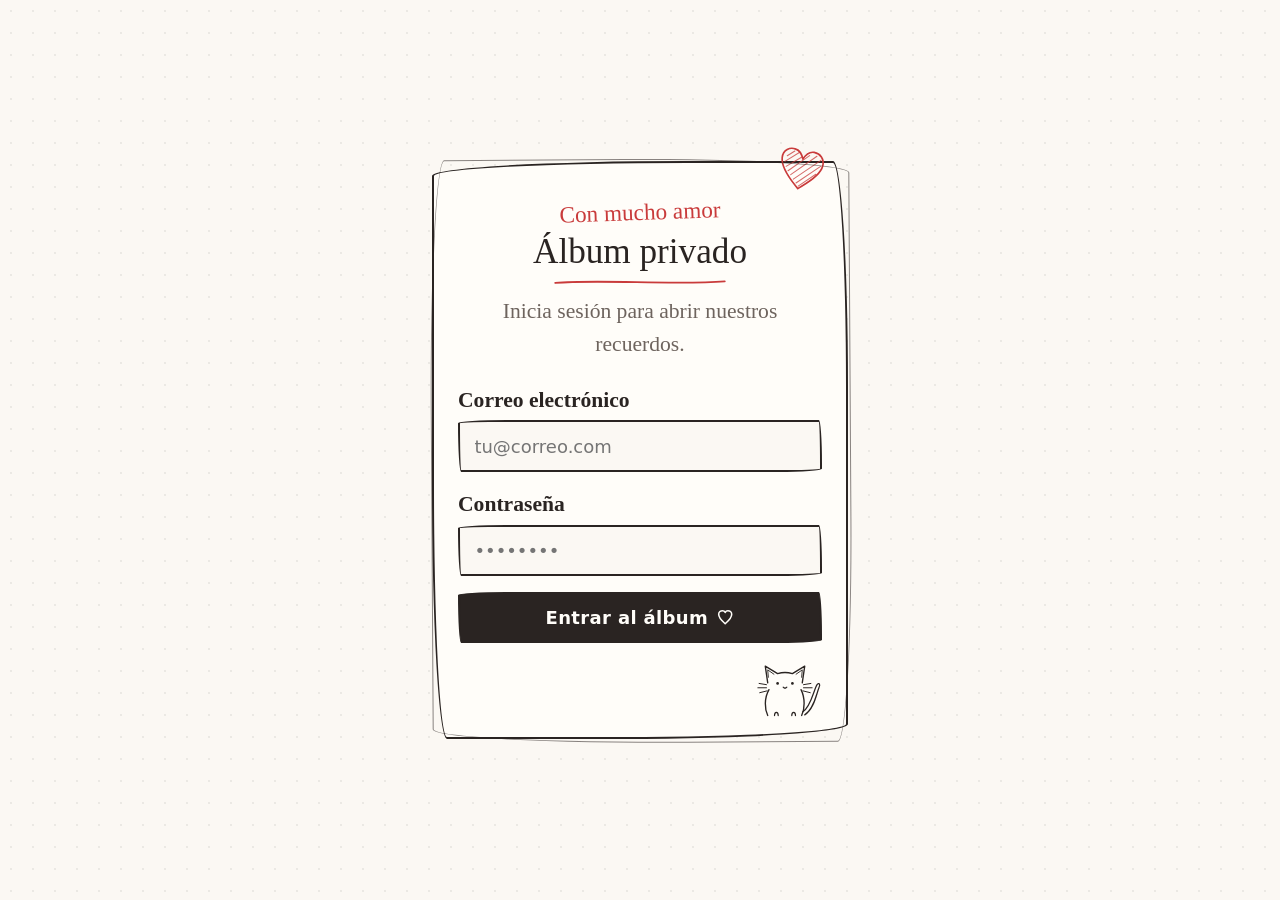
<file: index.html>
<!DOCTYPE html>
<html lang="es">
  <head>
    <meta charset="UTF-8" />
    <meta name="viewport" content="width=device-width, initial-scale=1.0" />
    <meta name="robots" content="noindex, nofollow" />
    <meta name="referrer" content="no-referrer" />
    <!--
      Nota: <meta http-equiv="Content-Security-Policy"> no soporta directivas como frame-ancestors,
      report-uri ni sandbox; el control de embed en iframes requiere cabeceras HTTP del servidor.
    -->
    <meta
      http-equiv="Content-Security-Policy"
      content="default-src 'none'; script-src 'self'; style-src 'self' 'unsafe-inline' https://fonts.googleapis.com; img-src 'self' https://qarraqwopmytcnfwlcmv.supabase.co blob: data:; connect-src https://qarraqwopmytcnfwlcmv.supabase.co; font-src 'self' https://fonts.gstatic.com data:; form-action 'self'; base-uri 'self'; object-src 'none';"
    />
    <title>Iniciar sesión — Álbum privado</title>
    <link rel="preconnect" href="https://fonts.googleapis.com" />
    <link rel="preconnect" href="https://fonts.gstatic.com" crossorigin />
    <link
      href="https://fonts.googleapis.com/css2?family=Caveat:wght@500;600;700&family=Pacifico&family=Patrick+Hand&display=swap"
      rel="stylesheet"
    />
    <link rel="stylesheet" href="css/base.css" />
    <link rel="shortcut icon" href="assets/Heart.ico" type="image/x-icon" />
    <script src="js/vendor/supabase.js" defer></script>
    <script type="module" src="js/auth.js"></script>
  </head>
  <body class="sketch-body">
    <main id="login-main" class="login-page" hidden>
      <section class="login-card sketch-box" aria-labelledby="login-title">
        <!-- Corazón dibujado a mano con tramado (estilo boceto) -->
        <div class="login-corner-heart" aria-hidden="true">
          <svg class="sketch-heart-svg" viewBox="0 0 80 75" fill="none" xmlns="http://www.w3.org/2000/svg">
            <path
              d="M40 66C37 62 10 43 9 24C8 12 18 6 27 8C34 9 38 16 40 21C42 16 47 8 55 8C64 8 72 15 71 26C70 44 43 62 40 66Z"
              stroke="currentColor"
              stroke-width="2.5"
              stroke-linecap="round"
              stroke-linejoin="round"
            />
            <!-- Rayitas de relleno tipo lápiz/bolígrafo rojo -->
            <path
              d="M16 20L26 11M14 29L33 12M17 36L38 18M21 42L49 14M26 47L60 13M31 53L67 18M36 58L68 27M40 62L63 40"
              stroke="currentColor"
              stroke-width="1.6"
              stroke-linecap="round"
              opacity="0.75"
            />
          </svg>
        </div>

        <header class="login-header">
          <span class="sketch-eyebrow">Con mucho amor</span>
          <h1 id="login-title" class="login-title">Álbum privado</h1>
          <svg class="sketch-underline" viewBox="0 0 220 12" fill="none" aria-hidden="true">
            <path
              d="M4 7C58 2 152 10 216 5"
              stroke="currentColor"
              stroke-width="2.2"
              stroke-linecap="round"
            />
          </svg>
          <p class="login-subtitle">Inicia sesión para abrir nuestros recuerdos.</p>
        </header>

        <form id="login-form" class="login-form" novalidate>
          <div class="field">
            <label for="email">Correo electrónico</label>
            <input
              id="email"
              name="email"
              type="email"
              class="sketch-input"
              placeholder="tu@correo.com"
              autocomplete="username"
              inputmode="email"
              required
            />
          </div>

          <div class="field">
            <label for="password">Contraseña</label>
            <input
              id="password"
              name="password"
              type="password"
              class="sketch-input"
              placeholder="••••••••"
              autocomplete="current-password"
              required
            />
          </div>

          <p
            id="login-feedback"
            class="status-message sketch-status"
            role="status"
            aria-live="polite"
            aria-atomic="true"
            hidden
          ></p>

          <button id="login-submit" type="submit" class="btn btn-primary sketch-btn">
            <span>Entrar al álbum</span>
            <svg class="btn-heart-icon" viewBox="0 0 24 24" fill="none" aria-hidden="true">
              <path
                d="M12 20.5C10.5 19 3.5 13.8 3.5 8.2C3.5 5.2 6 3.5 8.5 3.5C10.2 3.5 11.4 4.5 12 5.8C12.6 4.5 13.8 3.5 15.5 3.5C18 3.5 20.5 5.2 20.5 8.2C20.5 13.8 13.5 19 12 20.5Z"
                stroke="currentColor"
                stroke-width="2"
                stroke-linecap="round"
                stroke-linejoin="round"
              />
            </svg>
          </button>
        </form>

        <!-- Gatito dibujado a mano en la esquina inferior del login -->
        <div class="login-cat-doodle" aria-hidden="true">
          <svg class="sketch-cat-mini" viewBox="0 0 120 110" fill="none" xmlns="http://www.w3.org/2000/svg">
            <!-- Orejas y cabeza -->
            <path
              d="M32 45L28 18L48 30C55 28 65 28 72 30L92 18L88 45"
              stroke="currentColor"
              stroke-width="2.2"
              stroke-linecap="round"
              stroke-linejoin="round"
            />
            <!-- Detalles orejas -->
            <path d="M33 36L32 24L42 31" stroke="currentColor" stroke-width="1.5" stroke-linecap="round" />
            <path d="M87 36L88 24L78 31" stroke="currentColor" stroke-width="1.5" stroke-linecap="round" />
            <!-- Ojos y nariz -->
            <circle cx="48" cy="46" r="2.2" fill="currentColor" />
            <circle cx="72" cy="46" r="2.2" fill="currentColor" />
            <path d="M57 52C58.5 54 60 54 60 52C60 54 61.5 54 63 52" stroke="currentColor" stroke-width="1.8" stroke-linecap="round" />
            <!-- Bigotes -->
            <path d="M30 48L18 46M30 53L16 53M31 58L19 61" stroke="currentColor" stroke-width="1.6" stroke-linecap="round" />
            <path d="M90 48L102 46M90 53L104 53M89 58L101 61" stroke="currentColor" stroke-width="1.6" stroke-linecap="round" />
            <!-- Cuerpo sentado y patitas -->
            <path d="M34 56C26 70 27 88 32 98" stroke="currentColor" stroke-width="2.2" stroke-linecap="round" />
            <path d="M86 56C93 70 92 88 87 98" stroke="currentColor" stroke-width="2.2" stroke-linecap="round" />
            <path d="M43 98C43 91 49 91 49 98" stroke="currentColor" stroke-width="2" stroke-linecap="round" />
            <path d="M71 98C71 91 77 91 77 98" stroke="currentColor" stroke-width="2" stroke-linecap="round" />
            <!-- Cola curva -->
            <path d="M89 92C102 84 106 58 112 48C115 44 118 47 115 53C111 63 107 88 92 97" stroke="currentColor" stroke-width="2" stroke-linecap="round" />
          </svg>
        </div>
      </section>
    </main>
  </body>
</html>
</file>
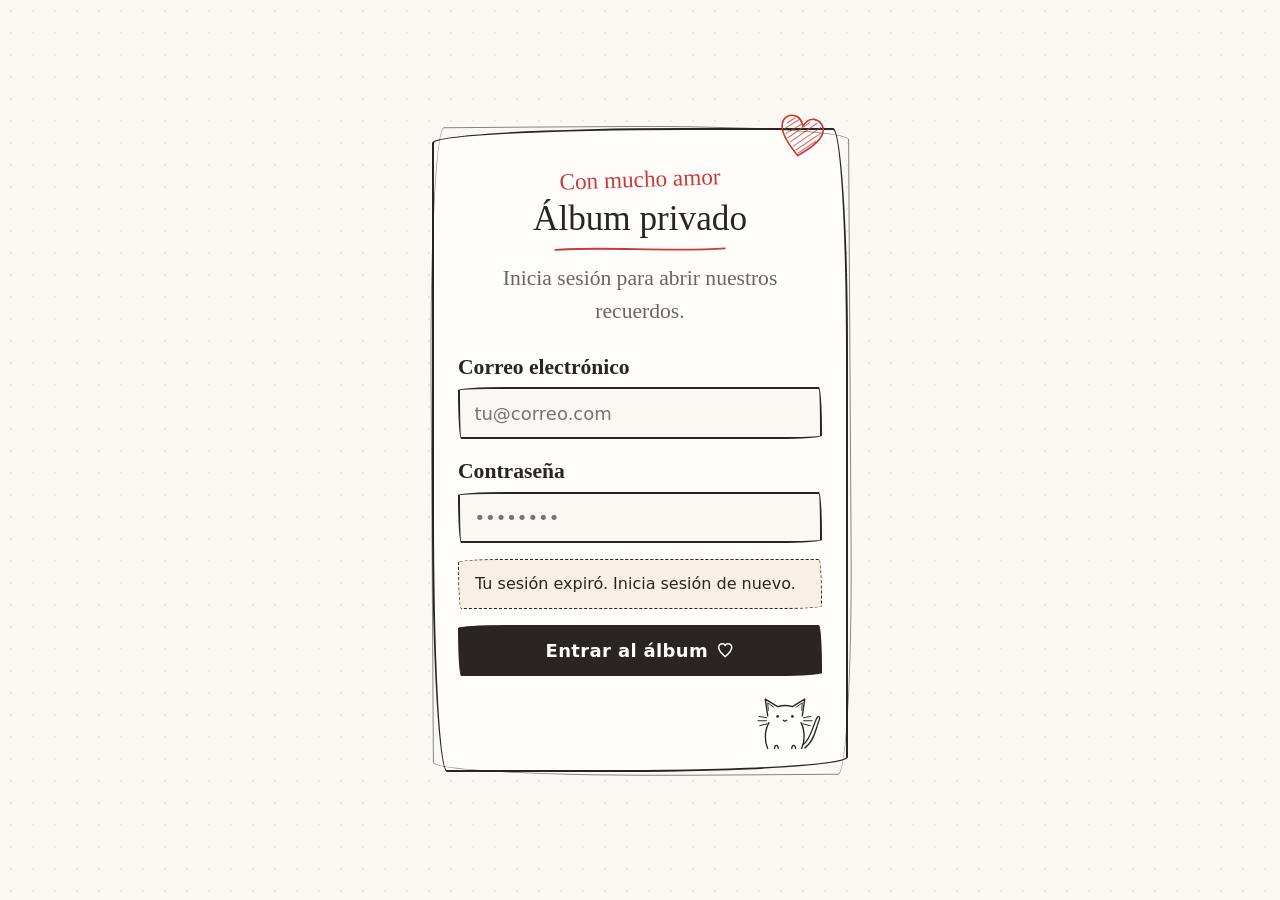
<file: album.html>
<!DOCTYPE html>
<html lang="es">
  <head>
    <meta charset="UTF-8" />
    <meta name="viewport" content="width=device-width, initial-scale=1.0" />
    <meta name="robots" content="noindex, nofollow" />
    <meta name="referrer" content="no-referrer" />
    <!--
      Nota: <meta http-equiv="Content-Security-Policy"> no soporta directivas como frame-ancestors,
      report-uri ni sandbox; el control de embed en iframes requiere cabeceras HTTP del servidor.
    -->
    <meta
      http-equiv="Content-Security-Policy"
      content="default-src 'none'; script-src 'self'; style-src 'self' 'unsafe-inline' https://fonts.googleapis.com; img-src 'self' https://qarraqwopmytcnfwlcmv.supabase.co blob: data:; connect-src https://qarraqwopmytcnfwlcmv.supabase.co; font-src 'self' https://fonts.gstatic.com data:; form-action 'self'; base-uri 'self'; object-src 'none';"
    />
    <title>Con Amor para Catalina — Álbum privado</title>
    <link rel="preconnect" href="https://fonts.googleapis.com" />
    <link rel="preconnect" href="https://fonts.gstatic.com" crossorigin />
    <link
      href="https://fonts.googleapis.com/css2?family=Caveat:wght@500;600;700&family=Pacifico&family=Patrick+Hand&display=swap"
      rel="stylesheet"
    />
    <link rel="stylesheet" href="css/base.css" />
    <link rel="shortcut icon" href="assets/Heart.ico" type="image/x-icon" />
    <script src="js/vendor/supabase.js" defer></script>
    <script type="module" src="js/gallery.js"></script>
  </head>
  <body class="sketch-body">
    <!-- Oculto por defecto hasta verificar sesión; la seguridad real la impone RLS en Supabase. -->
    <div id="album-shell" class="album-shell" hidden>
      <!-- =====================================================================
           1. PANTALLA DE BIENVENIDA / MENSAJE INTERACTIVO (Boceto Izquierdo)
           Haz clic o toca en cualquier parte para lanzar corazones y avanzar
           ===================================================================== -->
      <section
        id="welcome-screen"
        class="welcome-screen"
        role="button"
        tabindex="0"
        aria-label="Con Amor para Catalina. Presiona donde sea para continuar al álbum"
      >
        <div id="welcome-frame" class="welcome-frame sketch-box">
          <!-- Capa de partículas para los corazones al hacer clic -->
          <div id="welcome-fx-layer" class="welcome-fx-layer" aria-hidden="true"></div>

          <!-- Corazón rojo dibujado a mano con rayitas (esquina superior derecha del boceto) -->
          <div class="welcome-heart-top" aria-hidden="true">
            <svg class="sketch-heart-svg" viewBox="0 0 90 85" fill="none" xmlns="http://www.w3.org/2000/svg">
              <path
                d="M45 74C41 69 10 48 9 27C8 14 19 7 30 9C38 11 43 18 45 24C47 18 53 9 62 9C72 9 81 17 80 29C79 49 49 69 45 74Z"
                stroke="currentColor"
                stroke-width="2.6"
                stroke-linecap="round"
                stroke-linejoin="round"
              />
              <path
                d="M16 22L28 11M14 31L36 12M17 39L42 18M21 46L55 13M26 52L67 13M32 58L74 18M37 64L76 28M42 69L70 43"
                stroke="currentColor"
                stroke-width="1.7"
                stroke-linecap="round"
                opacity="0.8"
              />
            </svg>
          </div>

          <!-- Texto central romántico tal como en el boceto -->
          <div class="welcome-message">
            <p class="welcome-greeting">Con Amor para</p>
            <h1 class="welcome-name">Catalina</h1>
            <p class="welcome-prompt">
              <span class="welcome-prompt-dot" aria-hidden="true">✦</span>
              presiona donde sea
              <span class="welcome-prompt-dot" aria-hidden="true">✦</span>
            </p>
          </div>

          <!-- Gatito dibujado a mano en la esquina inferior derecha (fiel al boceto) -->
          <div class="welcome-cat-wrapper" aria-hidden="true">
            <svg class="welcome-cat-svg" viewBox="0 0 160 155" fill="none" xmlns="http://www.w3.org/2000/svg">
              <!-- Oreja izquierda y cabeza y oreja derecha -->
              <path
                d="M38 62L33 24L60 41C70 38 84 38 94 41L121 24L116 62"
                stroke="currentColor"
                stroke-width="2.5"
                stroke-linecap="round"
                stroke-linejoin="round"
              />
              <!-- Trazo interior de las orejas -->
              <path d="M40 50L38 33L52 43" stroke="currentColor" stroke-width="1.8" stroke-linecap="round" />
              <path d="M114 50L116 33L102 43" stroke="currentColor" stroke-width="1.8" stroke-linecap="round" />
              <!-- Mechoncito superior -->
              <path d="M74 39L77 34L80 39" stroke="currentColor" stroke-width="1.8" stroke-linecap="round" />
              <!-- Ojos expresivos -->
              <circle class="cat-eye" cx="60" cy="63" r="3" fill="currentColor" />
              <circle class="cat-eye" cx="94" cy="63" r="3" fill="currentColor" />
              <!-- Mejillas sonrojadas sutiles -->
              <ellipse class="cat-blush" cx="51" cy="70" rx="5" ry="2.8" />
              <ellipse class="cat-blush" cx="103" cy="70" rx="5" ry="2.8" />
              <!-- Nariz y boquita de gato -->
              <path
                d="M74 68L77 71L80 68"
                stroke="currentColor"
                stroke-width="2.2"
                stroke-linecap="round"
                stroke-linejoin="round"
              />
              <path
                d="M71 73C73.5 76 77 75 77 71C77 75 80.5 76 83 73"
                stroke="currentColor"
                stroke-width="2"
                stroke-linecap="round"
              />
              <path d="M77 75L77 80" stroke="currentColor" stroke-width="1.6" stroke-linecap="round" />
              <!-- Bigotes izquierda -->
              <path
                d="M38 64L18 60M37 70L15 71M39 76L21 82"
                stroke="currentColor"
                stroke-width="1.9"
                stroke-linecap="round"
              />
              <!-- Bigotes derecha -->
              <path
                d="M116 64L136 60M117 70L139 71M115 76L133 82"
                stroke="currentColor"
                stroke-width="1.9"
                stroke-linecap="round"
              />
              <!-- Pechito peludo -->
              <path
                d="M66 86L72 90L77 85L82 90L88 86"
                stroke="currentColor"
                stroke-width="1.7"
                stroke-linecap="round"
                stroke-linejoin="round"
              />
              <!-- Contorno del cuerpo sentado -->
              <path
                d="M42 78C30 96 31 122 38 140"
                stroke="currentColor"
                stroke-width="2.5"
                stroke-linecap="round"
              />
              <path
                d="M112 78C122 96 121 122 114 140"
                stroke="currentColor"
                stroke-width="2.5"
                stroke-linecap="round"
              />
              <!-- Patitas delanteras (arquitos como en el boceto) -->
              <path
                d="M52 140C53 128 63 128 64 140"
                stroke="currentColor"
                stroke-width="2.3"
                stroke-linecap="round"
              />
              <path
                d="M90 140C91 128 101 128 102 140"
                stroke="currentColor"
                stroke-width="2.3"
                stroke-linecap="round"
              />
              <!-- Cola levantada y curva a la derecha -->
              <g class="cat-tail">
                <path
                  d="M116 132C134 120 137 82 146 66C150 59 156 63 152 72C145 88 141 124 120 138"
                  stroke="currentColor"
                  stroke-width="2.4"
                  stroke-linecap="round"
                  stroke-linejoin="round"
                />
              </g>
            </svg>
          </div>
        </div>
      </section>

      <!-- =====================================================================
           2. VISTA PRINCIPAL (DASHBOARD + GALERÍA - Boceto Derecho)
           ===================================================================== -->
      <div id="dashboard-view" class="dashboard-view" hidden>
        <header class="site-header">
          <div class="site-header-inner">
            <div class="site-brand">
              <span class="site-brand-heart" aria-hidden="true">♥</span>
              <h1 class="site-title">Con Amor para Catalina</h1>
            </div>

            <div class="site-header-actions">
              <button
                id="btn-reopen-welcome"
                type="button"
                class="btn btn-secondary sketch-btn btn-sm"
                title="Volver a ver el mensaje de bienvenida"
              >
                <span>Portada</span>
              </button>
              <button id="logout-button" type="button" class="btn btn-secondary sketch-btn btn-sm">
                Cerrar sesión
              </button>
            </div>
          </div>

          <nav id="section-nav" class="section-nav" aria-label="Secciones del álbum" hidden>
            <ul id="section-nav-list" class="section-nav-list"></ul>
          </nav>
        </header>

        <main class="album-main">
          <!-- Barra de estado / error -->
          <div id="album-status-bar" class="album-status-bar sketch-status" hidden>
            <p
              id="album-status"
              class="status-message"
              role="status"
              aria-live="polite"
              aria-atomic="true"
            ></p>
            <button id="retry-button" type="button" class="btn btn-secondary sketch-btn btn-sm" hidden>
              Reintentar
            </button>
          </div>

          <!-- MARCO PRINCIPAL DEL BOCETO (Contiene las 2 Cards de Fotos a la izquierda y la Carta a la derecha) -->
          <section class="dashboard-sketch-frame sketch-box" aria-label="Resumen del álbum y carta">
            <div class="dashboard-grid">
              <!-- COLUMNA IZQUIERDA: 2 Cards verticales con Banners ("Nosotros" y "Abraham") -->
              <div class="dashboard-cards-col">
                <!-- CARD 1: "Nosotros" (Filtra Casados-repo) -->
                <article
                  id="card-nosotros"
                  class="story-card sketch-card"
                  tabindex="0"
                  role="button"
                  aria-label="Abrir fotos de Nosotros"
                >
                  <!-- Corazón rojo en la esquina superior derecha de la card "Nosotros" (igual al boceto) -->
                  <div class="card-heart card-heart-top-right" aria-hidden="true">
                    <svg class="sketch-heart-svg" viewBox="0 0 80 75" fill="none">
                      <path
                        d="M40 66C37 62 10 43 9 24C8 12 18 6 27 8C34 9 38 16 40 21C42 16 47 8 55 8C64 8 72 15 71 26C70 44 43 62 40 66Z"
                        stroke="currentColor"
                        stroke-width="2.8"
                        stroke-linecap="round"
                        stroke-linejoin="round"
                      />
                      <path
                        d="M16 20L26 11M14 29L33 12M17 36L38 18M21 42L49 14M26 47L60 13M31 53L67 18M36 58L68 27M40 62L63 40"
                        stroke="currentColor"
                        stroke-width="1.8"
                        stroke-linecap="round"
                      />
                    </svg>
                  </div>

                  <header class="story-card-header">
                    <h2 class="story-card-title">Nosotros</h2>
                    <span id="count-nosotros" class="story-card-count">Cargando…</span>
                  </header>

                  <!-- Banner con miniatura aleatoria de Casados-repo y trazos diagonales del boceto -->
                  <div class="story-banner-wrapper">
                    <div class="story-banner-diagonal-lines" aria-hidden="true"></div>
                    <div class="story-banner-frame">
                      <img
                        id="banner-img-nosotros"
                        class="story-banner-img"
                         alt="Recuerdo aleatorio de Nosotros"
                        hidden
                      />
                      <div id="banner-placeholder-nosotros" class="story-banner-placeholder">
                        <span>Cargando recuerdo…</span>
                      </div>
                    </div>
                  </div>

                  <footer class="story-card-footer">
                    <span class="story-card-cta">Ver álbum Nosotros →</span>
                    <button
                      id="shuffle-nosotros"
                      type="button"
                      class="btn-shuffle-banner"
                      title="Mostrar otra foto aleatoria de Nosotros"
                      aria-label="Mostrar otra foto aleatoria de Nosotros"
                    >
                      ↻ Otra foto
                    </button>
                  </footer>
                </article>

                <!-- CARD 2: "Abraham" (Filtra Abraham-repo) -->
                <article
                  id="card-abraham"
                  class="story-card sketch-card"
                  tabindex="0"
                  role="button"
                  aria-label="Abrir fotos de Abraham"
                >
                  <!-- Corazón rojo en la esquina inferior derecha de la card "Abraham" (igual al boceto) -->
                  <div class="card-heart card-heart-bottom-right" aria-hidden="true">
                    <svg class="sketch-heart-svg" viewBox="0 0 80 75" fill="none">
                      <path
                        d="M40 66C37 62 10 43 9 24C8 12 18 6 27 8C34 9 38 16 40 21C42 16 47 8 55 8C64 8 72 15 71 26C70 44 43 62 40 66Z"
                        stroke="currentColor"
                        stroke-width="2.8"
                        stroke-linecap="round"
                        stroke-linejoin="round"
                      />
                      <path
                        d="M16 20L26 11M14 29L33 12M17 36L38 18M21 42L49 14M26 47L60 13M31 53L67 18M36 58L68 27M40 62L63 40"
                        stroke="currentColor"
                        stroke-width="1.8"
                        stroke-linecap="round"
                      />
                    </svg>
                  </div>

                  <header class="story-card-header">
                    <h2 class="story-card-title">Abraham</h2>
                    <span id="count-abraham" class="story-card-count">Cargando…</span>
                  </header>

                  <!-- Banner con miniatura aleatoria de Abraham-repo y trazos diagonales del boceto -->
                  <div class="story-banner-wrapper">
                    <div class="story-banner-diagonal-lines" aria-hidden="true"></div>
                    <div class="story-banner-frame">
                      <img
                        id="banner-img-abraham"
                        class="story-banner-img"
                        alt="Recuerdo aleatorio de Abraham"
                        hidden
                      />
                      <div id="banner-placeholder-abraham" class="story-banner-placeholder">
                        <span>Cargando recuerdo…</span>
                      </div>
                    </div>
                  </div>

                  <footer class="story-card-footer">
                    <span class="story-card-cta">Ver álbum Abraham →</span>
                    <button
                      id="shuffle-abraham"
                      type="button"
                      class="btn-shuffle-banner"
                      title="Mostrar otra foto aleatoria de Abraham"
                      aria-label="Mostrar otra foto aleatoria de Abraham"
                    >
                      ↻ Otra foto
                    </button>
                  </footer>
                </article>
              </div>

              <!-- COLUMNA DERECHA (En móvil aparece PRIMERA arriba): Card de "Carta a Mano" -->
              <aside class="dashboard-letter-col" aria-labelledby="letter-heading">
                <div id="card-letter" class="letter-card sketch-card">
                  <div class="letter-pin-doodle" aria-hidden="true">
                    <svg width="36" height="18" viewBox="0 0 36 18" fill="none">
                      <path
                        d="M3 14C11 4 25 4 33 14"
                        stroke="currentColor"
                        stroke-width="2"
                        stroke-linecap="round"
                      />
                    </svg>
                  </div>

                  <!-- =========================================================
                       TEXTO DE LA CARTA A MANO (Edita el texto aquí cuando gustes)
                       ========================================================= -->
                  <div class="letter-paper">
                    <h2 id="letter-heading" class="letter-title">Para ti, mi amor:</h2>
                    <div class="letter-body">
                      <p>
                        Hola mi amor, con mucho cariño le prepare este album de fotos para que
                        los recuerdos no se pierdan nunca y pueda revivirlos cada vez que quiera.
                        Espero que le guste y que lo disfrute, porque lo hice con todo mi amor para usted.
                      </p>
                      <p>
                        Sinceramente no soy muy bueno con las palabras, tampoco con las manos, pero
                        aqui hice mi mejor esfuerzo para tenerle un presente aunque sea a mi manera.
                        De todo corazon mi vida, una vez mas le digo que la amo y que usted es lo mejor que me ha pasado en la vida.  
                      </p>
                    </div>
                  </div>

                  <!-- Pie de la carta: ilustración del muñequito sosteniendo un corazón (del boceto) + botón "Ver todas" -->
                  <div class="letter-footer">
                    <div class="letter-doodle-figure" aria-hidden="true">
                      <svg
                        class="figure-heart-svg"
                        viewBox="0 0 120 115"
                        fill="none"
                        xmlns="http://www.w3.org/2000/svg"
                      >
                        <!-- Corazón que sostiene en alto (izquierda superior, igual al boceto) -->
                        <path
                          class="doodle-held-heart"
                          d="M34 45C31 41 14 29 14 17C14 10 20 6 26 7C30 8 33 12 34 16C36 12 39 7 44 7C50 7 55 12 54 19C53 30 37 42 34 45Z"
                          stroke="#c93b3b"
                          stroke-width="2.3"
                          stroke-linecap="round"
                          stroke-linejoin="round"
                        />
                        <path
                          d="M20 15L27 9M19 22L32 10M22 28L41 11M27 34L48 14M31 39L49 22"
                          stroke="#c93b3b"
                          stroke-width="1.5"
                          stroke-linecap="round"
                        />
                        <!-- Cabeza inclinada con ternura -->
                        <ellipse
                          cx="74"
                          cy="54"
                          rx="16"
                          ry="14"
                          transform="rotate(-8 74 54)"
                          stroke="currentColor"
                          stroke-width="2.3"
                        />
                        <!-- Sonrisa y ojitos -->
                        <circle cx="68" cy="52" r="1.6" fill="currentColor" />
                        <circle cx="77" cy="50" r="1.6" fill="currentColor" />
                        <path
                          d="M69 58C71 61 75 60 77 57"
                          stroke="currentColor"
                          stroke-width="1.8"
                          stroke-linecap="round"
                        />
                        <!-- Brazos levantados entregando el corazón -->
                        <path
                          d="M65 66L38 48M68 71L44 47"
                          stroke="currentColor"
                          stroke-width="2.2"
                          stroke-linecap="round"
                        />
                        <!-- Torso y piernas (como en el boceto) -->
                        <path
                          d="M72 68L68 88M68 88L54 106M68 88L82 106"
                          stroke="currentColor"
                          stroke-width="2.3"
                          stroke-linecap="round"
                          stroke-linejoin="round"
                        />
                      </svg>
                    </div>

                    <button id="btn-view-all" type="button" class="btn btn-primary sketch-btn btn-view-all">
                      <span>Bajar a ver mas</span>
                      <svg class="btn-heart-icon" viewBox="0 0 24 24" fill="none" aria-hidden="true">
                        <path
                          d="M12 20.5C10.5 19 3.5 13.8 3.5 8.2C3.5 5.2 6 3.5 8.5 3.5C10.2 3.5 11.4 4.5 12 5.8C12.6 4.5 13.8 3.5 15.5 3.5C18 3.5 20.5 5.2 20.5 8.2C20.5 13.8 13.5 19 12 20.5Z"
                          stroke="currentColor"
                          stroke-width="2"
                          stroke-linecap="round"
                          stroke-linejoin="round"
                        />
                      </svg>
                    </button>
                  </div>
                </div>
              </aside>
            </div>
          </section>

          <!-- =====================================================================
               3. SECCIÓN DE GALERÍA COMPLETA Y FILTRADA
               ===================================================================== -->
          <section id="gallery-view" class="gallery-view" aria-label="Galería de fotos">
            <div class="gallery-toolbar sketch-box-subtle">
              <div class="gallery-filter-group" role="tablist" aria-label="Filtrar fotos por álbum">
                <button
                  type="button"
                  class="filter-pill is-active"
                  data-filter="all"
                  role="tab"
                  aria-selected="true"
                >
                  ♥ Todas las fotos
                </button>
                <button
                  type="button"
                  class="filter-pill"
                  data-filter="nosotros"
                  role="tab"
                  aria-selected="false"
                >
                  Nosotros
                </button>
                <button
                  type="button"
                  class="filter-pill"
                  data-filter="abraham"
                  role="tab"
                  aria-selected="false"
                >
                  Abraham
                </button>
              </div>

              <button id="btn-back-top" type="button" class="btn-link-sketch">
                ↑ Subir a la carta
              </button>
            </div>

            <div id="album-sections" class="album-sections"></div>
          </section>
        </main>

        <footer class="site-footer">
          <p>Hecho a mano con todo mi amor para Catalina ♥</p>
        </footer>
      </div>
    </div>

    <!-- Visor de fotos a pantalla completa (Lightbox) -->
    <dialog id="lightbox" class="lightbox" aria-label="Visor de foto">
      <div id="lightbox-shell" class="lightbox-shell">
        <div class="lightbox-topbar">
          <p id="lightbox-counter" class="lightbox-counter" aria-live="polite"></p>
          <button
            id="lightbox-close"
            type="button"
            class="btn btn-lightbox sketch-btn"
            aria-label="Cerrar visor"
          >
            ✕ Cerrar
          </button>
        </div>

        <div id="lightbox-stage" class="lightbox-stage">
          <figure class="lightbox-figure">
            <p id="lightbox-loading" class="lightbox-loading" hidden>Cargando foto…</p>
            <img id="lightbox-image" class="lightbox-image" alt="" hidden />
            <figcaption id="lightbox-caption" class="lightbox-caption" hidden></figcaption>
          </figure>
        </div>

        <div class="lightbox-controls">
          <button
            id="lightbox-prev"
            type="button"
            class="btn btn-lightbox sketch-btn"
            aria-label="Foto anterior"
          >
            ← Anterior
          </button>
          <button
            id="lightbox-next"
            type="button"
            class="btn btn-lightbox sketch-btn"
            aria-label="Foto siguiente"
          >
            Siguiente →
          </button>
        </div>
      </div>
    </dialog>
  </body>
</html>
</file>
<file: css/base.css>
/* ==========================================================================
   Variables de estilo — Estética Flat + Hand-Drawn (Boceto Artesanal Romántico)
   Restricción: Sin box-shadow pesados ni relieves 3D (100% Flat & Sketch)
   ========================================================================== */
:root {
  /* Paleta cálida de papel artesanal y tinta */
  --color-bg: #fbf8f3;
  --color-paper: #fffdf9;
  --color-paper-warm: #f6f0e6;
  --color-surface: #fffdf9;
  --color-text: #2a2422;
  --color-text-muted: #6e645e;
  --color-border: #2a2422;
  --color-border-soft: #dcd3c6;

  /* Acentos románticos (corazón rojo del boceto) */
  --color-heart: #c93b3b;
  --color-heart-hover: #b02e2e;
  --color-heart-soft: #fceaea;
  --color-blush: #f4c2c2;

  --color-accent: #2a2422;
  --color-accent-text: #fffdf9;
  --color-error: #9e1c1c;
  --color-error-bg: #fdf2f2;
  --color-error-border: #e5a9a9;
  --color-focus: #c93b3b;
  --color-backdrop: rgba(32, 27, 25, 0.92);

  /* Tipografías */
  --font-primary: "Pacifico", cursive;
  --font-hand: "Caveat", cursive;
  --font-sans: "Patrick Hand", system-ui, -apple-system, BlinkMacSystemFont, "Segoe UI", sans-serif;

  --text-xs: 0.85rem;
  --text-sm: 1rem;
  --text-base: 1.125rem;
  --text-lg: 1.45rem;
  --text-xl: 1.9rem;
  --text-2xl: 2.6rem;
  --text-3xl: 3.4rem;

  --space-1: 0.25rem;
  --space-2: 0.5rem;
  --space-3: 0.75rem;
  --space-4: 1rem;
  --space-5: 1.5rem;
  --space-6: 2rem;
  --space-7: 2.75rem;

  /* Bordes orgánicos trazados a mano */
  --radius-sketch-1: 255px 15px 225px 15px / 15px 225px 15px 255px;
  --radius-sketch-2: 15px 225px 15px 255px / 255px 15px 225px 15px;
  --radius-sketch-btn: 185px 12px 165px 12px / 12px 165px 12px 185px;
  --radius-sm: 0.4rem;
  --radius-md: 0.65rem;

  --max-width: 74rem;
  --transition-fast: 180ms cubic-bezier(0.22, 1, 0.36, 1);
  --transition-bounce: 280ms cubic-bezier(0.34, 1.56, 0.64, 1);
}

/* ==========================================================================
   Reset y Base
   ========================================================================== */
*,
*::before,
*::after {
  box-sizing: border-box;
}

[hidden] {
  display: none !important;
}

html {
  font-family: var(--font-sans);
  font-size: 100%;
  line-height: 1.5;
  color: var(--color-text);
  background-color: var(--color-bg);
  scroll-behavior: smooth;
  -webkit-text-size-adjust: 100%;
}

body.sketch-body {
  margin: 0;
  min-height: 100dvh;
  display: flex;
  flex-direction: column;
  background-color: var(--color-bg);
  /* Textura punteada plana muy sutil de cuaderno de dibujo */
  background-image: radial-gradient(rgba(42, 36, 34, 0.075) 1px, transparent 1px);
  background-size: 22px 22px;
  overflow-x: hidden;
}

img {
  display: block;
  max-width: 100%;
  height: auto;
}

button,
input {
  font: inherit;
  color: inherit;
}

:focus-visible {
  outline: 2px dashed var(--color-focus);
  outline-offset: 3px;
}

.sr-only {
  position: absolute;
  width: 1px;
  height: 1px;
  padding: 0;
  margin: -1px;
  overflow: hidden;
  clip: rect(0, 0, 0, 0);
  white-space: nowrap;
  border: 0;
}

/* ==========================================================================
   Elementos de Estilo Boceto (Hand-Drawn / Flat, CERO box-shadow)
   ========================================================================== */
.sketch-box {
  position: relative;
  background-color: var(--color-paper);
  border: 2px solid var(--color-border);
  border-radius: var(--radius-sketch-1);
  box-shadow: none;
}

/* Doble trazo orgánico en las esquinas (fiel al marco exterior del boceto) */
.sketch-box::after {
  content: "";
  position: absolute;
  inset: -4px -5px -6px -3px;
  border: 1.5px solid var(--color-border);
  border-radius: var(--radius-sketch-2);
  opacity: 0.55;
  pointer-events: none;
  transform: rotate(-0.35deg);
}

.sketch-card {
  position: relative;
  background-color: var(--color-paper);
  border: 2px solid var(--color-border);
  border-radius: var(--radius-sketch-2);
  box-shadow: none;
  transition:
    transform var(--transition-bounce),
    border-color var(--transition-fast),
    background-color var(--transition-fast);
}

.sketch-card::before {
  content: "";
  position: absolute;
  inset: 3px;
  border: 1px solid rgba(42, 36, 34, 0.18);
  border-radius: var(--radius-sketch-1);
  pointer-events: none;
}

.sketch-heart-svg {
  width: 100%;
  height: 100%;
  color: var(--color-heart);
  transition: transform var(--transition-bounce);
}

/* ==========================================================================
   Botones Planos con Trazo a Mano y Micro-interacciones
   ========================================================================== */
.btn,
.sketch-btn {
  display: inline-flex;
  align-items: center;
  justify-content: center;
  gap: var(--space-2);
  padding: 0.6rem 1.25rem;
  border: 2px solid var(--color-border);
  border-radius: var(--radius-sketch-btn);
  font-family: var(--font-sans);
  font-size: var(--text-base);
  font-weight: 600;
  letter-spacing: 0.02em;
  cursor: pointer;
  box-shadow: none;
  text-decoration: none;
  transition:
    transform var(--transition-bounce),
    background-color var(--transition-fast),
    color var(--transition-fast),
    border-color var(--transition-fast);
}

.btn:disabled {
  opacity: 0.6;
  cursor: not-allowed;
}

.btn-sm {
  padding: 0.35rem 0.9rem;
  font-size: var(--text-sm);
}

.btn-primary {
  background-color: var(--color-border);
  color: var(--color-paper);
}

.btn-primary:hover:not(:disabled) {
  background-color: var(--color-heart);
  border-color: var(--color-heart);
  transform: translateY(-2px) rotate(-1deg) scale(1.02);
}

.btn-primary:active:not(:disabled) {
  transform: translateY(0) scale(0.97);
}

.btn-secondary {
  background-color: var(--color-paper);
  border-color: var(--color-border);
  color: var(--color-text);
}

.btn-secondary:hover:not(:disabled) {
  background-color: var(--color-heart-soft);
  border-color: var(--color-heart);
  color: var(--color-heart);
  transform: translateY(-2px) rotate(1deg);
}

.btn-secondary:active:not(:disabled) {
  transform: translateY(0) scale(0.97);
}

.btn-heart-icon {
  width: 1.15rem;
  height: 1.15rem;
  transition: transform var(--transition-bounce);
}

.btn:hover .btn-heart-icon {
  transform: scale(1.25) rotate(10deg);
}

/* Mensajes de estado y error */
.status-message {
  margin: 0;
  padding: var(--space-3) var(--space-4);
  border-radius: var(--radius-sketch-btn);
  font-size: var(--text-sm);
  border: 1.5px dashed var(--color-border);
  background-color: var(--color-paper-warm);
}

.status-message.is-error {
  color: var(--color-error);
  background-color: var(--color-error-bg);
  border: 1.5px solid var(--color-error-border);
}

/* ==========================================================================
   1. PANTALLA DE LOGIN (index.html)
   ========================================================================== */
.login-page {
  flex: 1;
  display: grid;
  place-items: center;
  padding: var(--space-4);
}

.login-card {
  position: relative;
  width: 100%;
  max-width: 26rem;
  padding: var(--space-6) var(--space-5) var(--space-5);
  background-color: var(--color-paper);
}

.login-corner-heart {
  position: absolute;
  top: -18px;
  right: 18px;
  width: 54px;
  height: 50px;
  transform: rotate(10deg);
  transition: transform var(--transition-bounce);
}

.login-card:hover .login-corner-heart {
  transform: rotate(18deg) scale(1.12);
}

.login-header {
  text-align: center;
  margin-bottom: var(--space-5);
}

.sketch-eyebrow {
  display: block;
  font-family: var(--font-hand);
  font-size: 1.45rem;
  color: var(--color-heart);
  margin-bottom: 0.1rem;
  transform: rotate(-2deg);
}

.login-title {
  margin: 0;
  font-family: var(--font-primary);
  font-weight: 400;
  font-size: 2.2rem;
  line-height: 1.2;
  color: var(--color-text);
}

.sketch-underline {
  width: 11rem;
  height: 0.65rem;
  margin: 0.2rem auto 0.5rem;
  display: block;
  color: var(--color-heart);
}

.login-subtitle {
  margin: 0;
  font-family: var(--font-hand);
  font-size: 1.35rem;
  color: var(--color-text-muted);
}

.login-form {
  display: flex;
  flex-direction: column;
  gap: var(--space-4);
}

.field {
  display: flex;
  flex-direction: column;
  gap: var(--space-1);
}

.field label {
  font-family: var(--font-hand);
  font-size: 1.35rem;
  font-weight: 600;
  color: var(--color-text);
}

.sketch-input {
  width: 100%;
  padding: 0.65rem 0.9rem;
  border: 2px solid var(--color-border);
  border-radius: var(--radius-sketch-btn);
  background-color: var(--color-bg);
  font-size: var(--text-base);
  transition:
    border-color var(--transition-fast),
    background-color var(--transition-fast),
    transform var(--transition-fast);
}

.sketch-input:hover {
  background-color: var(--color-paper);
}

.sketch-input:focus {
  outline: none;
  border-color: var(--color-heart);
  background-color: var(--color-paper);
  transform: scale(1.01);
}

.login-cat-doodle {
  display: flex;
  justify-content: flex-end;
  margin-top: var(--space-3);
  margin-bottom: -0.6rem;
}

.sketch-cat-mini {
  width: 74px;
  height: 68px;
  color: var(--color-text);
  transition: transform var(--transition-bounce);
}

.login-card:hover .sketch-cat-mini {
  transform: translateY(-3px) rotate(-3deg);
}

/* ==========================================================================
   2. PANTALLA DE BIENVENIDA / MENSAJE INTERACTIVO (Boceto Izquierdo)
   "Con Amor para Catalina — presiona donde sea" + corazón + gatito
   ========================================================================== */
.welcome-screen {
  flex: 1;
  min-height: 100dvh;
  display: flex;
  align-items: center;
  justify-content: center;
  padding: var(--space-4);
  cursor: pointer;
  user-select: none;
  -webkit-tap-highlight-color: transparent;
  transition:
    opacity 420ms ease,
    transform 420ms ease;
}

.welcome-screen.is-leaving {
  opacity: 0;
  transform: scale(0.98);
  pointer-events: none;
}

.welcome-frame {
  position: relative;
  width: 100%;
  max-width: 54rem;
  min-height: clamp(23rem, 68dvh, 34rem);
  padding: clamp(2rem, 6vw, 4rem);
  display: flex;
  flex-direction: column;
  justify-content: center;
  align-items: center;
  transition:
    transform var(--transition-bounce),
    border-color var(--transition-fast);
}

.welcome-screen:hover .welcome-frame {
  transform: rotate(-0.3deg) scale(1.005);
}

.welcome-screen:active .welcome-frame {
  transform: scale(0.992);
}

/* Capa de corazones interactivos */
.welcome-fx-layer {
  position: absolute;
  inset: 0;
  border-radius: inherit;
  pointer-events: none;
  overflow: hidden;
  z-index: 1;
}

/* Corazón dibujado en la esquina superior derecha tal como en guia-visual.png */
.welcome-heart-top {
  position: absolute;
  top: clamp(1.25rem, 4vw, 2.5rem);
  right: clamp(1.5rem, 6vw, 4rem);
  width: clamp(56px, 9vw, 84px);
  height: clamp(52px, 8.5vw, 78px);
  z-index: 2;
  transform: rotate(6deg);
  animation: heartFloat 3.2s ease-in-out infinite;
}

.welcome-screen:hover .welcome-heart-top {
  transform: rotate(14deg) scale(1.15);
}

/* Bloque de texto romántico central-izquierdo */
.welcome-message {
  position: relative;
  z-index: 3;
  text-align: center;
  max-width: 34rem;
  margin-right: clamp(0rem, 10vw, 6rem);
  margin-bottom: clamp(3.5rem, 8vw, 1rem);
}

.welcome-greeting {
  margin: 0 0 0.25rem;
  font-family: var(--font-hand);
  font-size: clamp(2rem, 5vw, 3.1rem);
  font-weight: 600;
  color: var(--color-text);
  line-height: 1.1;
  transform: rotate(-2deg);
}

.welcome-name {
  margin: 0;
  font-family: var(--font-primary);
  font-weight: 400;
  font-size: clamp(3rem, 8.5vw, 5.2rem);
  line-height: 1.15;
  color: var(--color-text);
  letter-spacing: 0.01em;
  transform: rotate(-1.5deg);
  transition: color var(--transition-fast), transform var(--transition-bounce);
}

.welcome-screen:hover .welcome-name {
  color: var(--color-heart);
  transform: rotate(-2.5deg) scale(1.03);
}

.welcome-prompt {
  margin: 1.35rem 0 0;
  font-family: var(--font-hand);
  font-size: clamp(1.35rem, 3.2vw, 1.75rem);
  color: var(--color-text-muted);
  display: inline-flex;
  align-items: center;
  gap: 0.5rem;
  padding: 0.2rem 0.9rem;
  border-bottom: 1.5px dashed var(--color-border-soft);
  animation: promptPulse 2.2s ease-in-out infinite;
}

.welcome-prompt-dot {
  color: var(--color-heart);
  font-size: 1rem;
}

/* Gatito dibujado en la esquina inferior derecha (fiel al boceto) */
.welcome-cat-wrapper {
  position: absolute;
  bottom: clamp(0.8rem, 3vw, 2rem);
  right: clamp(1.2rem, 5vw, 3.5rem);
  width: clamp(115px, 22vw, 175px);
  height: clamp(110px, 21vw, 168px);
  z-index: 2;
  transition: transform var(--transition-bounce);
}

.welcome-cat-svg {
  width: 100%;
  height: 100%;
  color: var(--color-text);
}

.cat-blush {
  fill: var(--color-blush);
  opacity: 0.65;
  transition: opacity var(--transition-fast), transform var(--transition-fast);
}

.cat-tail {
  transform-origin: 118px 132px;
  animation: tailWag 3.6s ease-in-out infinite;
}

.welcome-screen:hover .welcome-cat-wrapper,
.welcome-screen.is-excited .welcome-cat-wrapper {
  transform: translateY(-6px) rotate(-3deg) scale(1.05);
}

.welcome-screen:hover .cat-blush,
.welcome-screen.is-excited .cat-blush {
  opacity: 1;
}

/* Partículas de corazones al hacer clic */
.fx-heart-particle {
  position: absolute;
  pointer-events: none;
  will-change: transform, opacity;
  animation: heartBurstFly 950ms cubic-bezier(0.16, 1, 0.3, 1) forwards;
}

@keyframes heartFloat {
  0%,
  100% {
    transform: translateY(0) rotate(6deg);
  }
  50% {
    transform: translateY(-7px) rotate(11deg) scale(1.05);
  }
}

@keyframes promptPulse {
  0%,
  100% {
    opacity: 0.72;
    transform: translateY(0);
  }
  50% {
    opacity: 1;
    transform: translateY(-3px);
  }
}

@keyframes tailWag {
  0%,
  100% {
    transform: rotate(0deg);
  }
  50% {
    transform: rotate(7deg);
  }
}

@keyframes heartBurstFly {
  0% {
    opacity: 1;
    transform: translate(-50%, -50%) scale(0.3) rotate(0deg);
  }
  50% {
    opacity: 1;
  }
  100% {
    opacity: 0;
    transform: translate(calc(-50% + var(--dx, 0px)), calc(-50% + var(--dy, -120px)))
      scale(var(--scale, 1.3)) rotate(var(--rot, 18deg));
  }
}

/* ==========================================================================
   3. VISTA PRINCIPAL: CABECERA Y DASHBOARD (Boceto Derecho)
   ========================================================================== */
.album-shell {
  flex: 1;
  display: flex;
  flex-direction: column;
}

.dashboard-view {
  flex: 1;
  display: flex;
  flex-direction: column;
  animation: fadeInDashboard 450ms ease;
}

@keyframes fadeInDashboard {
  from {
    opacity: 0;
    transform: translateY(8px);
  }
  to {
    opacity: 1;
    transform: translateY(0);
  }
}

.site-header {
  background-color: var(--color-paper);
  border-bottom: 2px solid var(--color-border);
}

.site-header-inner {
  width: 100%;
  max-width: var(--max-width);
  margin: 0 auto;
  padding: 0.85rem var(--space-4);
  display: flex;
  flex-wrap: wrap;
  align-items: center;
  justify-content: space-between;
  gap: var(--space-3);
}

.site-brand {
  display: flex;
  align-items: center;
  gap: 0.55rem;
}

.site-brand-heart {
  color: var(--color-heart);
  font-size: 1.4rem;
  line-height: 1;
  display: inline-block;
  transition: transform var(--transition-bounce);
}

.site-brand:hover .site-brand-heart {
  transform: scale(1.25) rotate(-12deg);
}

.site-title {
  margin: 0;
  font-family: var(--font-primary);
  font-weight: 400;
  font-size: clamp(1.25rem, 3vw, 1.65rem);
  line-height: 1.2;
}

.site-header-actions {
  display: flex;
  align-items: center;
  gap: var(--space-2);
}

.section-nav {
  width: 100%;
  max-width: var(--max-width);
  margin: 0 auto;
  padding: 0 var(--space-4) var(--space-3);
}

.section-nav-list {
  list-style: none;
  margin: 0;
  padding: 0;
  display: flex;
  flex-wrap: wrap;
  gap: var(--space-2);
}

.section-nav-link {
  display: inline-block;
  padding: 0.25rem 0.75rem;
  border: 1.5px solid var(--color-border);
  border-radius: var(--radius-sketch-btn);
  font-size: var(--text-sm);
  color: var(--color-text);
  text-decoration: none;
  background-color: var(--color-bg);
  transition: transform var(--transition-fast), background-color var(--transition-fast);
}

.section-nav-link:hover {
  background-color: var(--color-heart-soft);
  border-color: var(--color-heart);
  transform: translateY(-1px);
}

/* Contenedor principal */
.album-main {
  flex: 1;
  width: 100%;
  max-width: var(--max-width);
  margin: 0 auto;
  padding: var(--space-5) var(--space-4) var(--space-6);
  display: flex;
  flex-direction: column;
  gap: var(--space-6);
}

.album-status-bar {
  display: flex;
  flex-wrap: wrap;
  align-items: center;
  justify-content: space-between;
  gap: var(--space-3);
}

/* ==========================================================================
   MARCO PRINCIPAL DEL BOCETO (2 Cards Izquierda + Carta a Mano Derecha)
   Responsividad Mobile-First:
   - En móvil: La Carta a Mano (.dashboard-letter-col) va PRIMERA (order: -1).
   - En escritorio (>= 52rem): Las 2 Cards van a la izquierda y la Carta a la derecha.
   ========================================================================== */
.dashboard-sketch-frame {
  padding: clamp(1.1rem, 3vw, 2.25rem);
  background-color: var(--color-paper);
}

.dashboard-grid {
  display: flex;
  flex-direction: column;
  gap: clamp(1.25rem, 2.5vw, 1.75rem);
}

/* ORDEN EN MÓVILES: La carta a mano aparece de primera en teléfonos */
.dashboard-letter-col {
  order: -1;
  display: flex;
  flex-direction: column;
}

.dashboard-cards-col {
  order: 1;
  display: grid;
  grid-template-columns: 1fr;
  gap: clamp(1.25rem, 2.5vw, 1.5rem);
}

/* En tablets medianas apilamos la carta arriba y las 2 cards de fotos en 2 columnas debajo */
@media (min-width: 36rem) {
  .dashboard-cards-col {
    grid-template-columns: repeat(2, minmax(0, 1fr));
  }
}

/* En escritorio (>= 52rem): Exactamente como el boceto derecho (Nosotros | Abraham | Carta) */
@media (min-width: 52rem) {
  .dashboard-grid {
    display: grid;
    grid-template-columns: 2fr 1.05fr;
    align-items: stretch;
  }

  .dashboard-cards-col {
    order: 1;
    grid-template-columns: repeat(2, minmax(0, 1fr));
  }

  .dashboard-letter-col {
    order: 2;
  }
}

/* ==========================================================================
   CARDS DE SECCIÓN CON BANNER ("Nosotros" y "Abraham")
   ========================================================================== */
.story-card {
  display: flex;
  flex-direction: column;
  justify-content: space-between;
  padding: var(--space-4) var(--space-4) var(--space-3);
  min-height: clamp(21rem, 44vw, 29rem);
  cursor: pointer;
  background-color: var(--color-paper);
}

#card-nosotros:hover {
  transform: translateY(-4px) rotate(-0.8deg);
  border-color: var(--color-heart);
}

#card-abraham:hover {
  transform: translateY(-4px) rotate(0.8deg);
  border-color: var(--color-heart);
}

.story-card:active {
  transform: translateY(0) scale(0.99);
}

/* Corazones decorativos en las esquinas exactas del boceto */
.card-heart {
  position: absolute;
  width: 44px;
  height: 41px;
  z-index: 4;
  pointer-events: none;
  transition: transform var(--transition-bounce);
}

/* En "Nosotros": esquina superior derecha */
.card-heart-top-right {
  top: -15px;
  right: -10px;
  transform: rotate(12deg);
}

/* En "Abraham": esquina inferior derecha */
.card-heart-bottom-right {
  bottom: -14px;
  right: -10px;
  transform: rotate(-10deg);
}

.story-card:hover .card-heart-top-right {
  transform: rotate(22deg) scale(1.18);
}

.story-card:hover .card-heart-bottom-right {
  transform: rotate(-20deg) scale(1.18);
}

.story-card-header {
  text-align: center;
  margin-bottom: var(--space-3);
}

.story-card-title {
  margin: 0;
  font-family: var(--font-hand);
  font-weight: 700;
  font-size: clamp(2.1rem, 3.5vw, 2.65rem);
  line-height: 1.1;
  color: var(--color-text);
  transition: color var(--transition-fast);
}

.story-card:hover .story-card-title {
  color: var(--color-heart);
}

.story-card-count {
  display: inline-block;
  margin-top: 0.15rem;
  font-family: var(--font-sans);
  font-size: 0.9rem;
  color: var(--color-text-muted);
}

/* Banner con trazos diagonales inspirados en el boceto y miniatura aleatoria */
.story-banner-wrapper {
  position: relative;
  flex: 1;
  display: flex;
  align-items: center;
  justify-content: center;
  margin: var(--space-2) 0 var(--space-3);
  padding: 0.6rem 0;
}

/* Líneas diagonales dibujadas como en el boceto que enmarcan el banner */
.story-banner-diagonal-lines {
  position: absolute;
  inset: 0;
  pointer-events: none;
  z-index: 1;
}

.story-banner-diagonal-lines::before,
.story-banner-diagonal-lines::after {
  content: "";
  position: absolute;
  left: -4px;
  right: -4px;
  height: 2px;
  background-color: var(--color-border);
  transform: rotate(-11deg);
  transition: transform var(--transition-bounce), background-color var(--transition-fast);
}

.story-banner-diagonal-lines::before {
  top: 12%;
}

.story-banner-diagonal-lines::after {
  bottom: 12%;
}

.story-card:hover .story-banner-diagonal-lines::before {
  transform: rotate(-9deg) translateY(-3px);
  background-color: var(--color-heart);
}

.story-card:hover .story-banner-diagonal-lines::after {
  transform: rotate(-9deg) translateY(3px);
  background-color: var(--color-heart);
}

.story-banner-frame {
  position: relative;
  z-index: 2;
  width: 100%;
  height: 100%;
  min-height: 13.5rem;
  max-height: 19rem;
  aspect-ratio: 4 / 4.6;
  border: 2px solid var(--color-border);
  border-radius: var(--radius-sketch-1);
  overflow: hidden;
  background-color: var(--color-paper-warm);
  display: flex;
  align-items: center;
  justify-content: center;
  transform: rotate(-1.2deg);
  transition: transform var(--transition-bounce), border-color var(--transition-fast);
}

#card-abraham .story-banner-frame {
  transform: rotate(1.2deg);
}

.story-card:hover .story-banner-frame {
  transform: rotate(0deg) scale(1.02);
  border-color: var(--color-heart);
}

.story-banner-img {
  width: 100%;
  height: 100%;
  object-fit: cover;
  transition: transform 400ms ease;
}

.story-card:hover .story-banner-img {
  transform: scale(1.05);
}

.story-banner-placeholder {
  padding: var(--space-4);
  text-align: center;
  font-family: var(--font-hand);
  font-size: 1.35rem;
  color: var(--color-text-muted);
}

.story-card-footer {
  display: flex;
  align-items: center;
  justify-content: space-between;
  gap: var(--space-2);
  padding-top: var(--space-2);
  border-top: 1.5px dashed var(--color-border-soft);
}

.story-card-cta {
  font-family: var(--font-hand);
  font-size: 1.3rem;
  font-weight: 600;
  color: var(--color-text);
  transition: color var(--transition-fast), transform var(--transition-fast);
}

.story-card:hover .story-card-cta {
  color: var(--color-heart);
  transform: translateX(3px);
}

.btn-shuffle-banner {
  position: relative;
  z-index: 3;
  padding: 0.2rem 0.6rem;
  border: 1.5px solid var(--color-border);
  border-radius: var(--radius-sketch-btn);
  background-color: var(--color-bg);
  font-family: var(--font-sans);
  font-size: 0.85rem;
  cursor: pointer;
  transition:
    transform var(--transition-bounce),
    background-color var(--transition-fast),
    color var(--transition-fast),
    border-color var(--transition-fast);
}

.btn-shuffle-banner:hover {
  background-color: var(--color-heart-soft);
  border-color: var(--color-heart);
  color: var(--color-heart);
  transform: rotate(-4deg) scale(1.06);
}

.btn-shuffle-banner:active {
  transform: scale(0.94);
}

/* ==========================================================================
   CARD DE "CARTA A MANO" (Columna Derecha en Escritorio / Primera en Móvil)
   ========================================================================== */
.letter-card {
  flex: 1;
  display: flex;
  flex-direction: column;
  justify-content: space-between;
  padding: var(--space-5) var(--space-4) var(--space-4);
  background-color: var(--color-paper);
  min-height: clamp(22rem, 44vw, 29rem);
}

.letter-card:hover {
  transform: translateY(-3px) rotate(0.4deg);
  border-color: var(--color-border);
}

.letter-pin-doodle {
  display: flex;
  justify-content: center;
  margin-top: -0.6rem;
  margin-bottom: var(--space-2);
  color: var(--color-heart);
}

/* Papel rayado estilo carta escrita a mano */
.letter-paper {
  flex: 1;
  padding: 0.25rem 0.5rem 0.75rem;
  background-image: repeating-linear-gradient(
    to bottom,
    transparent 0px,
    transparent 29px,
    var(--color-border-soft) 29px,
    var(--color-border-soft) 30px
  );
  background-position: 0 0.4rem;
}

.letter-title {
  margin: 0 0 0.55rem;
  font-family: var(--font-primary);
  font-weight: 400;
  font-size: 1.55rem;
  line-height: 30px;
  color: var(--color-heart);
}

.letter-body {
  font-family: var(--font-hand);
  font-size: 1.42rem;
  line-height: 30px;
  color: var(--color-text);
}

.letter-body p {
  margin: 0 0 30px;
}

.letter-body p:last-child {
  margin-bottom: 0;
}

/* Pie de la carta con el muñequito sosteniendo el corazón + botón "Ver todas" */
.letter-footer {
  margin-top: var(--space-3);
  padding-top: var(--space-2);
  display: flex;
  flex-direction: column;
  align-items: center;
  gap: var(--space-3);
}

.letter-doodle-figure {
  width: 96px;
  height: 92px;
  color: var(--color-text);
  transition: transform var(--transition-bounce);
}

.figure-heart-svg {
  width: 100%;
  height: 100%;
}

.doodle-held-heart {
  transform-origin: 34px 26px;
  animation: heldHeartPulse 2.4s ease-in-out infinite;
}

.letter-card:hover .letter-doodle-figure {
  transform: translateY(-4px) rotate(-3deg) scale(1.06);
}

@keyframes heldHeartPulse {
  0%,
  100% {
    transform: scale(1) rotate(0deg);
  }
  50% {
    transform: scale(1.1) rotate(-5deg);
  }
}

.btn-view-all {
  width: 100%;
  font-size: 1.15rem;
  padding: 0.7rem 1.25rem;
}

/* ==========================================================================
   4. SECCIÓN DE GALERÍA COMPLETA Y FILTROS
   ========================================================================== */
.gallery-view {
  display: flex;
  flex-direction: column;
  gap: var(--space-5);
  scroll-margin-top: 1.5rem;
}

.gallery-toolbar {
  display: flex;
  flex-wrap: wrap;
  align-items: center;
  justify-content: space-between;
  gap: var(--space-3);
  padding: var(--space-3) var(--space-4);
  background-color: var(--color-paper);
  border: 2px solid var(--color-border);
  border-radius: var(--radius-sketch-btn);
}

.gallery-filter-group {
  display: flex;
  flex-wrap: wrap;
  align-items: center;
  gap: var(--space-2);
}

.filter-pill {
  padding: 0.4rem 1rem;
  border: 1.5px solid var(--color-border);
  border-radius: var(--radius-sketch-btn);
  background-color: var(--color-bg);
  font-family: var(--font-hand);
  font-size: 1.35rem;
  font-weight: 700;
  color: var(--color-text);
  cursor: pointer;
  transition:
    transform var(--transition-bounce),
    background-color var(--transition-fast),
    color var(--transition-fast),
    border-color var(--transition-fast);
}

.filter-pill:hover {
  background-color: var(--color-heart-soft);
  border-color: var(--color-heart);
  transform: translateY(-2px) rotate(-1deg);
}

.filter-pill.is-active {
  background-color: var(--color-heart);
  border-color: var(--color-heart);
  color: var(--color-paper);
  transform: rotate(-1deg);
}

.btn-link-sketch {
  background: none;
  border: none;
  padding: 0.25rem 0.5rem;
  font-family: var(--font-hand);
  font-size: 1.3rem;
  font-weight: 600;
  color: var(--color-text-muted);
  cursor: pointer;
  border-bottom: 1.5px dashed var(--color-border-soft);
  transition: color var(--transition-fast), transform var(--transition-fast);
}

.btn-link-sketch:hover {
  color: var(--color-heart);
  border-bottom-color: var(--color-heart);
  transform: translateY(-2px);
}

.album-sections {
  display: flex;
  flex-direction: column;
  gap: var(--space-6);
}

.album-section {
  background-color: var(--color-paper);
  border: 2px solid var(--color-border);
  border-radius: var(--radius-sketch-1);
  padding: clamp(1rem, 2.5vw, 1.75rem);
}

.album-section-title {
  margin: 0 0 var(--space-4);
  font-family: var(--font-primary);
  font-weight: 400;
  font-size: clamp(1.5rem, 3vw, 2rem);
  line-height: 1.25;
  color: var(--color-text);
  display: flex;
  align-items: center;
  gap: 0.6rem;
}

.album-section-title::before {
  content: "♥";
  color: var(--color-heart);
  font-family: var(--font-sans);
  font-size: 1.2rem;
}

.section-empty {
  margin: 0;
  font-family: var(--font-hand);
  font-size: 1.35rem;
  color: var(--color-text-muted);
}

.photo-grid {
  list-style: none;
  margin: 0;
  padding: 0;
  display: grid;
  grid-template-columns: repeat(auto-fill, minmax(9.25rem, 1fr));
  gap: var(--space-3);
}

@media (min-width: 40rem) {
  .photo-grid {
    grid-template-columns: repeat(auto-fill, minmax(13rem, 1fr));
    gap: var(--space-4);
  }
}

.photo-item {
  display: flex;
}

.photo-trigger {
  display: block;
  width: 100%;
  padding: 0.45rem 0.45rem 0.9rem;
  border: 2px solid var(--color-border);
  border-radius: var(--radius-sketch-2);
  overflow: hidden;
  background-color: var(--color-bg);
  aspect-ratio: 4 / 3.4;
  cursor: pointer;
  box-shadow: none;
  transition:
    transform var(--transition-bounce),
    border-color var(--transition-fast),
    background-color var(--transition-fast);
}

.photo-item:nth-child(odd) .photo-trigger:hover {
  transform: translateY(-4px) rotate(-1.5deg) scale(1.02);
  border-color: var(--color-heart);
  background-color: var(--color-paper);
}

.photo-item:nth-child(even) .photo-trigger:hover {
  transform: translateY(-4px) rotate(1.5deg) scale(1.02);
  border-color: var(--color-heart);
  background-color: var(--color-paper);
}

.photo-trigger:active {
  transform: scale(0.97);
}

.photo-thumb {
  width: 100%;
  height: 100%;
  object-fit: cover;
  border: 1.5px solid var(--color-border);
  border-radius: 4px;
  background-color: var(--color-paper-warm);
}

.site-footer {
  width: 100%;
  max-width: var(--max-width);
  margin: 0 auto;
  padding: var(--space-4);
  text-align: center;
  font-family: var(--font-hand);
  font-size: 1.35rem;
  color: var(--color-text-muted);
  border-top: 2px dashed var(--color-border-soft);
}

/* ==========================================================================
   5. LIGHTBOX CON <dialog>
   ========================================================================== */
dialog.lightbox {
  width: 100%;
  max-width: 100%;
  height: 100%;
  max-height: 100%;
  margin: 0;
  padding: 0;
  border: 0;
  background: transparent;
  color: var(--color-paper);
}

dialog.lightbox[open] {
  display: flex;
  flex-direction: column;
}

dialog.lightbox::backdrop {
  background-color: var(--color-backdrop);
}

.lightbox-shell {
  flex: 1;
  min-height: 0;
  display: flex;
  flex-direction: column;
  padding: var(--space-3);
  gap: var(--space-3);
}

.lightbox-topbar {
  display: flex;
  align-items: center;
  justify-content: space-between;
  gap: var(--space-3);
}

.lightbox-counter {
  margin: 0;
  font-family: var(--font-hand);
  font-size: 1.45rem;
}

.lightbox-stage {
  flex: 1;
  min-height: 0;
  display: grid;
  place-items: center;
  touch-action: pan-y;
}

.lightbox-figure {
  margin: 0;
  max-width: 100%;
  max-height: 100%;
  display: flex;
  flex-direction: column;
  align-items: center;
  justify-content: center;
  gap: var(--space-2);
}

.lightbox-image {
  max-width: 100%;
  max-height: calc(100dvh - 11rem);
  width: auto;
  height: auto;
  object-fit: contain;
  border: 3px solid var(--color-paper);
  border-radius: var(--radius-sketch-1);
}

.lightbox-caption {
  margin: 0;
  max-width: 42rem;
  text-align: center;
  font-family: var(--font-hand);
  font-size: 1.45rem;
  color: var(--color-paper);
}

.lightbox-loading {
  margin: 0;
  font-family: var(--font-hand);
  font-size: 1.5rem;
  color: var(--color-paper);
}

.lightbox-controls {
  display: flex;
  align-items: center;
  justify-content: center;
  gap: var(--space-4);
}

.lightbox .btn-lightbox {
  min-width: 3rem;
  min-height: 2.75rem;
  background-color: rgba(255, 253, 249, 0.14);
  border-color: rgba(255, 253, 249, 0.65);
  color: var(--color-paper);
}

.lightbox .btn-lightbox:hover:not(:disabled) {
  background-color: var(--color-heart);
  border-color: var(--color-heart);
  color: var(--color-paper);
}

@media (prefers-reduced-motion: reduce) {
  *,
  *::before,
  *::after {
    animation-duration: 0.01ms !important;
    animation-iteration-count: 1 !important;
    transition-duration: 0.01ms !important;
    scroll-behavior: auto !important;
  }
}
</file>
